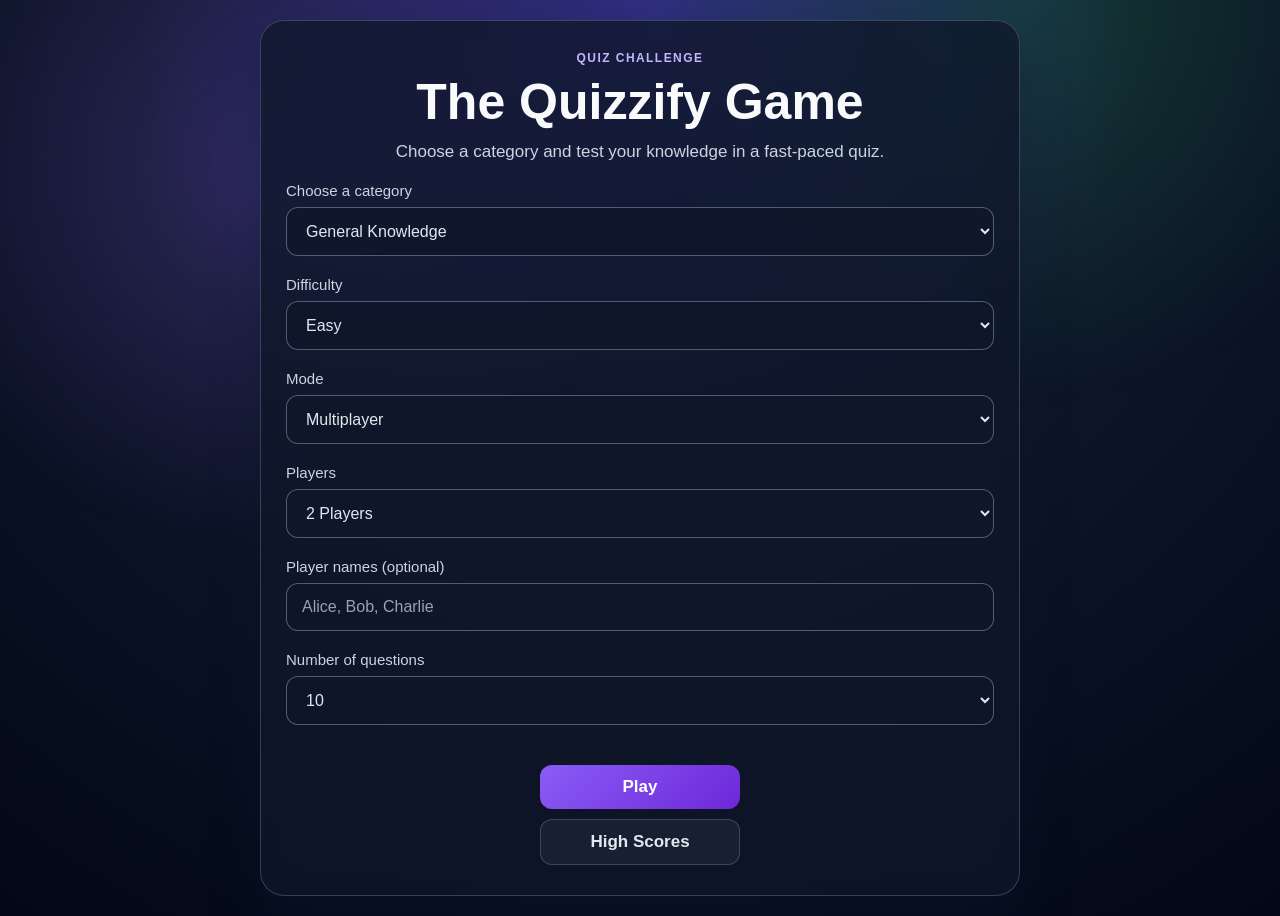
<file: quiz/Quiz App/index.html>
<!DOCTYPE html>
<html lang="en">
  <head>
    <meta charset="UTF-8" />
    <meta name="viewport" content="width=device-width, initial-scale=1.0" />
    <meta http-equiv="X-UA-Compatible" content="ie=edge" />
    <title>Quizzify | Quiz Platform</title>
    <link rel="stylesheet" href="./app.css" />
  </head>
  <body>
    <main class="container">
      <section class="card home-card hero-panel">
        <p class="eyebrow">Quiz challenge</p>
        <h1 class="hero-title">The Quizzify Game</h1>
        <p class="subtitle">Choose a category and test your knowledge in a fast-paced quiz.</p>

        <label class="field-label" for="categorySelect">Choose a category</label>
        <select id="categorySelect" class="select-field">
          <option value="General Knowledge">General Knowledge</option>
          <option value="India">India</option>
          <option value="Science">Science</option>
        </select>

        <label class="field-label" for="difficultySelect">Difficulty</label>
        <select id="difficultySelect" class="select-field">
          <option value="Easy">Easy</option>
          <option value="Medium">Medium</option>
          <option value="Hard">Hard</option>
        </select>

        <label class="field-label" for="modeSelect">Mode</label>
        <select id="modeSelect" class="select-field">
          <option value="solo">Solo</option>
          <option value="multiplayer" selected>Multiplayer</option>
          <option value="team">Team vs Team</option>
        </select>

        <label class="field-label" for="playerCount">Players</label>
        <select id="playerCount" class="select-field">
          <option value="1">1 Player</option>
          <option value="2" selected>2 Players</option>
          <option value="3">3 Players</option>
          <option value="4">4 Players</option>
        </select>

        <label class="field-label" for="playerNames">Player names (optional)</label>
        <input id="playerNames" class="select-field" type="text" placeholder="Alice, Bob, Charlie" />

        <label class="field-label" for="questionCount">Number of questions</label>
        <select id="questionCount" class="select-field">
          <option value="5">5</option>
          <option value="10" selected>10</option>
          <option value="15">15</option>
          <option value="20">20</option>
        </select>

        <div class="button-stack">
          <button id="startBtn" class="btn btn-primary" type="button">Play</button>
          <a class="btn btn-secondary" href="./highscores.html">High Scores</a>
        </div>
      </section>
    </main>

    <script>
      const categorySelect = document.getElementById('categorySelect');
      const difficultySelect = document.getElementById('difficultySelect');
      const modeSelect = document.getElementById('modeSelect');
      const startBtn = document.getElementById('startBtn');
      const playerCount = document.getElementById('playerCount');
      const playerNames = document.getElementById('playerNames');
      const questionCount = document.getElementById('questionCount');

      const savedCategory = localStorage.getItem('selectedCategory');
      const savedQuestionCount = localStorage.getItem('questionCount');
      const savedDifficulty = localStorage.getItem('selectedDifficulty');
      const savedMode = localStorage.getItem('gameMode');
      if (savedCategory) {
        categorySelect.value = savedCategory;
      }
      if (savedQuestionCount) {
        questionCount.value = savedQuestionCount;
      }
      if (savedDifficulty) {
        difficultySelect.value = savedDifficulty;
      }
      if (savedMode) {
        modeSelect.value = savedMode;
      }

      function buildPlayers() {
        const rawNames = playerNames.value.trim();
        const mode = modeSelect.value;
        const count = Number(playerCount.value) || 2;

        if (rawNames) {
          const names = rawNames.split(',').map((name) => name.trim()).filter(Boolean);
          if (names.length) return names.slice(0, count);
        }

        if (mode === 'team') {
          return ['Team A', 'Team B'];
        }

        return Array.from({ length: count }, (_, index) => `Player ${index + 1}`);
      }

      startBtn.addEventListener('click', () => {
        const selectedCategory = categorySelect.value;
        const selectedDifficulty = difficultySelect.value;
        const selectedMode = modeSelect.value;
        const players = buildPlayers();
        const selectedQuestionCount = Number(questionCount.value) || 10;

        localStorage.setItem('selectedCategory', selectedCategory);
        localStorage.setItem('selectedDifficulty', selectedDifficulty);
        localStorage.setItem('gameMode', selectedMode);
        localStorage.setItem('players', JSON.stringify(players));
        localStorage.setItem('multiplayerMode', JSON.stringify(selectedMode !== 'solo'));
        localStorage.setItem('questionCount', String(selectedQuestionCount));
        window.location.href = './game.html';
      });
    </script>
  </body>
</html>
</file>
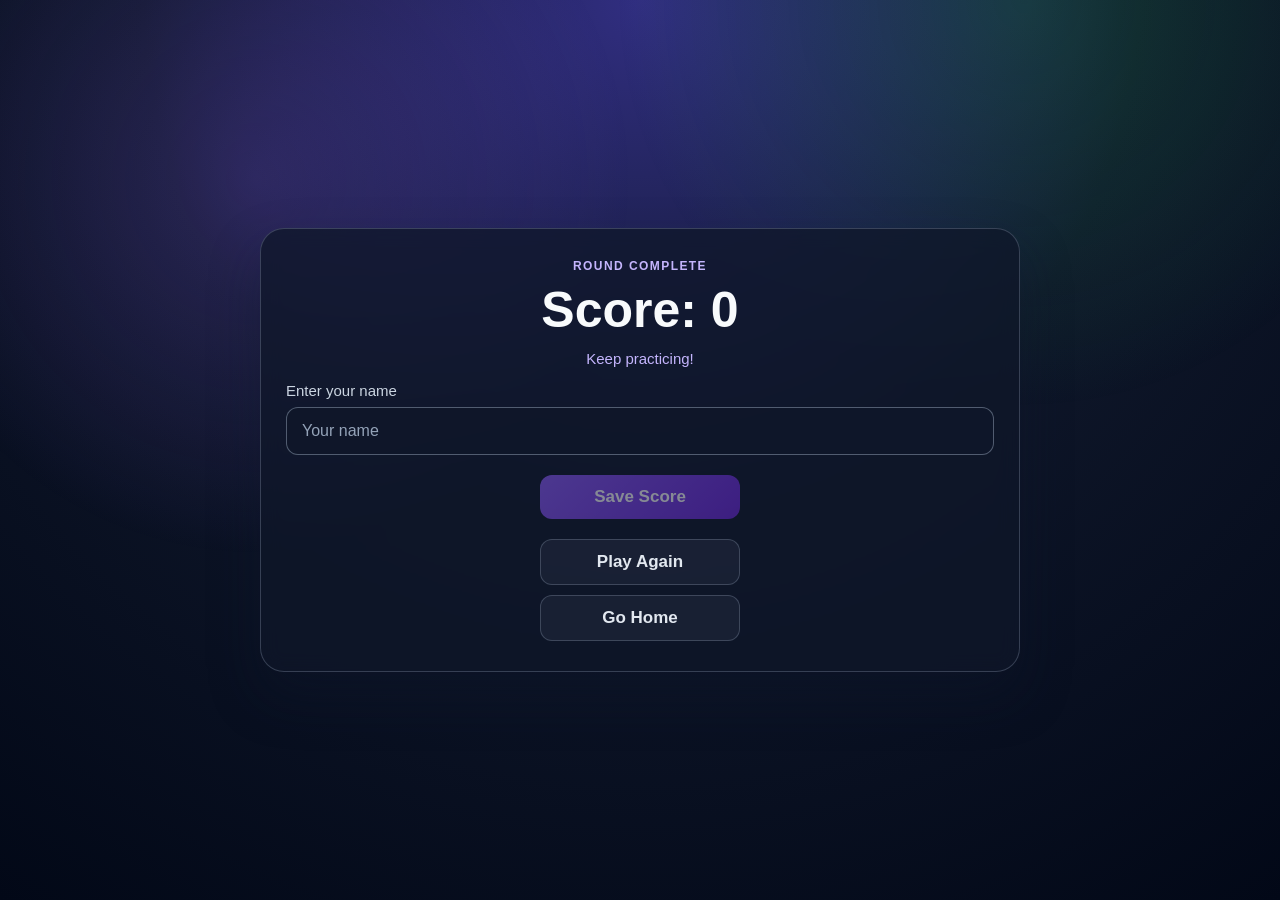
<file: quiz/Quiz App/end.html>
<!DOCTYPE html>
<html lang="en">
  <head>
    <meta charset="UTF-8" />
    <meta name="viewport" content="width=device-width, initial-scale=1.0" />
    <meta http-equiv="X-UA-Compatible" content="ie=edge" />
    <title>Quiz Result</title>
    <link rel="stylesheet" href="./app.css" />
  </head>
  <body>
    <main class="container">
      <section class="card score-card">
        <p class="eyebrow">Round complete</p>
        <h1 id="finalScore">0</h1>

        <form id="scoreForm" class="score-form">
          <label class="field-label" for="username">Enter your name</label>
          <input type="text" name="username" id="username" placeholder="Your name" maxlength="18" />
          <button type="submit" class="btn btn-primary" id="saveScoreBtn" disabled>Save Score</button>
        </form>

        <div class="button-stack">
          <a class="btn btn-secondary" href="./game.html">Play Again</a>
          <a class="btn btn-secondary" href="./index.html">Go Home</a>
        </div>
      </section>
    </main>

    <script src="./end.js"></script>
  </body>
</html>
</file>
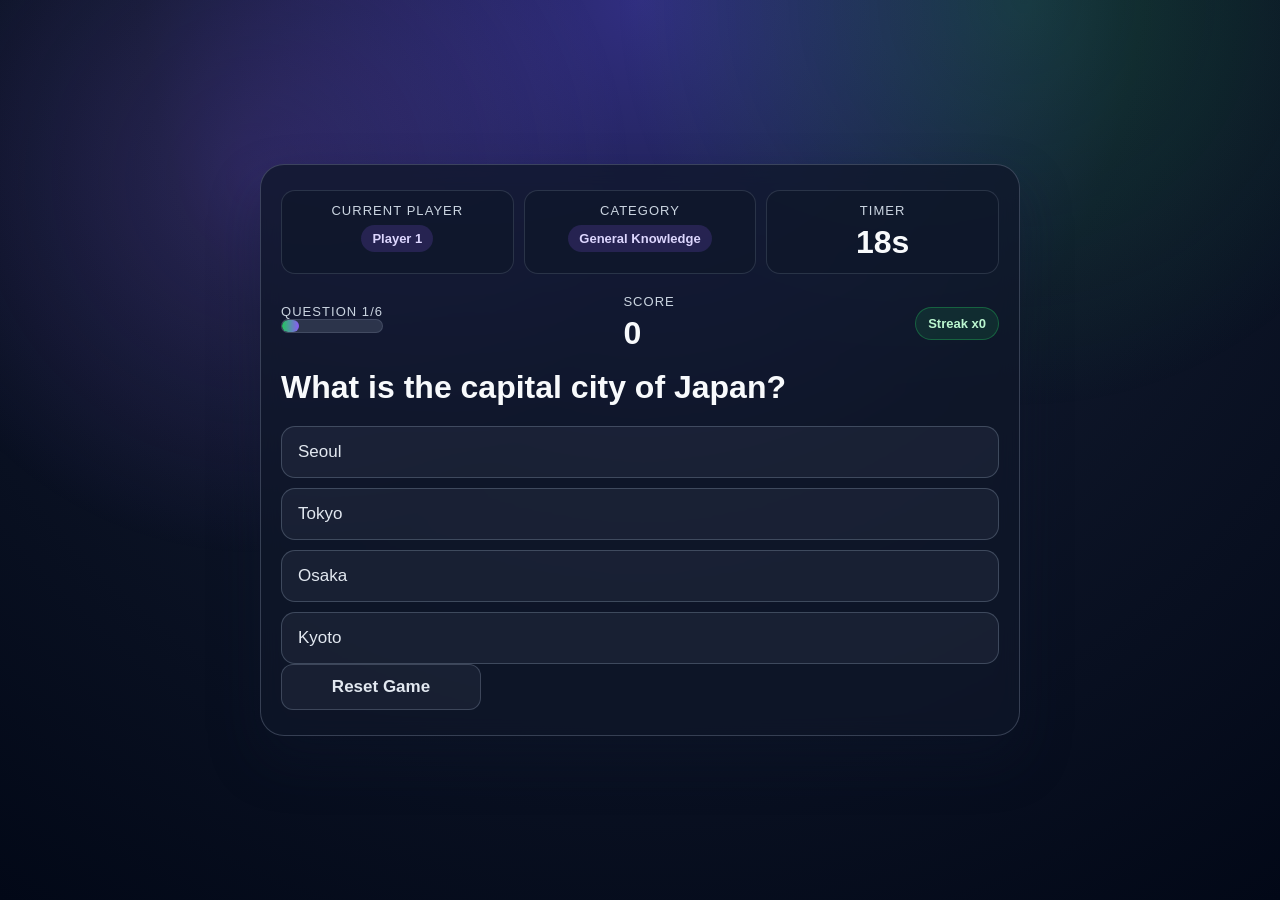
<file: quiz/Quiz App/game.html>
<!DOCTYPE html>
<html lang="en">
  <head>
    <meta charset="UTF-8" />
    <meta name="viewport" content="width=device-width, initial-scale=1.0" />
    <meta http-equiv="X-UA-Compatible" content="ie=edge" />
    <title>Quizzify - Play</title>
    <link rel="stylesheet" href="./app.css" />
  </head>
  <body>
    <main class="container">
      <div id="startOverlay" class="start-overlay">
        <div class="start-panel">
          <p class="eyebrow">Round starting</p>
          <h2>Ready?</h2>
          <div class="start-ring"></div>
        </div>
      </div>

      <section class="card game-card">
        <div id="loader" class="loader"></div>

        <div id="game" class="hidden">
          <div id="hud">
            <div class="hud-block">
              <p class="hud-label">Current Player</p>
              <div id="playerBadge" class="category-badge">Player 1</div>
            </div>
            <div class="hud-block">
              <p class="hud-label">Category</p>
              <div id="categoryBadge" class="category-badge">General Knowledge</div>
            </div>
            <div class="hud-block">
              <p class="hud-label">Timer</p>
              <h2 id="timer" class="hud-main-text">15s</h2>
            </div>
          </div>

          <div class="hud-row">
            <div class="progress-wrapper">
              <p id="progressText" class="hud-label">Question 0/10</p>
              <div id="progressBar">
                <div id="progressBarFull"></div>
              </div>
            </div>
            <div class="score-box">
              <p class="hud-label">Score</p>
              <h2 id="score" class="hud-main-text">0</h2>
            </div>
            <div id="streakBadge" class="streak-badge">Streak x0</div>
          </div>

          <h2 id="question">Loading question...</h2>

          <div class="choice-stack">
            <button class="choice-container" data-number="1" type="button"></button>
            <button class="choice-container" data-number="2" type="button"></button>
            <button class="choice-container" data-number="3" type="button"></button>
            <button class="choice-container" data-number="4" type="button"></button>
          </div>

          <button id="resetBtn" class="btn btn-secondary reset-btn" type="button">Reset Game</button>
        </div>
      </section>
    </main>

    <div id="levelPopup" class="level-popup hidden">
      <div class="popup-box">
        <p class="eyebrow">Level complete</p>
        <h3>Excellent run!</h3>
      </div>
    </div>

    <script src="./game.js"></script>
  </body>
</html>
</file>
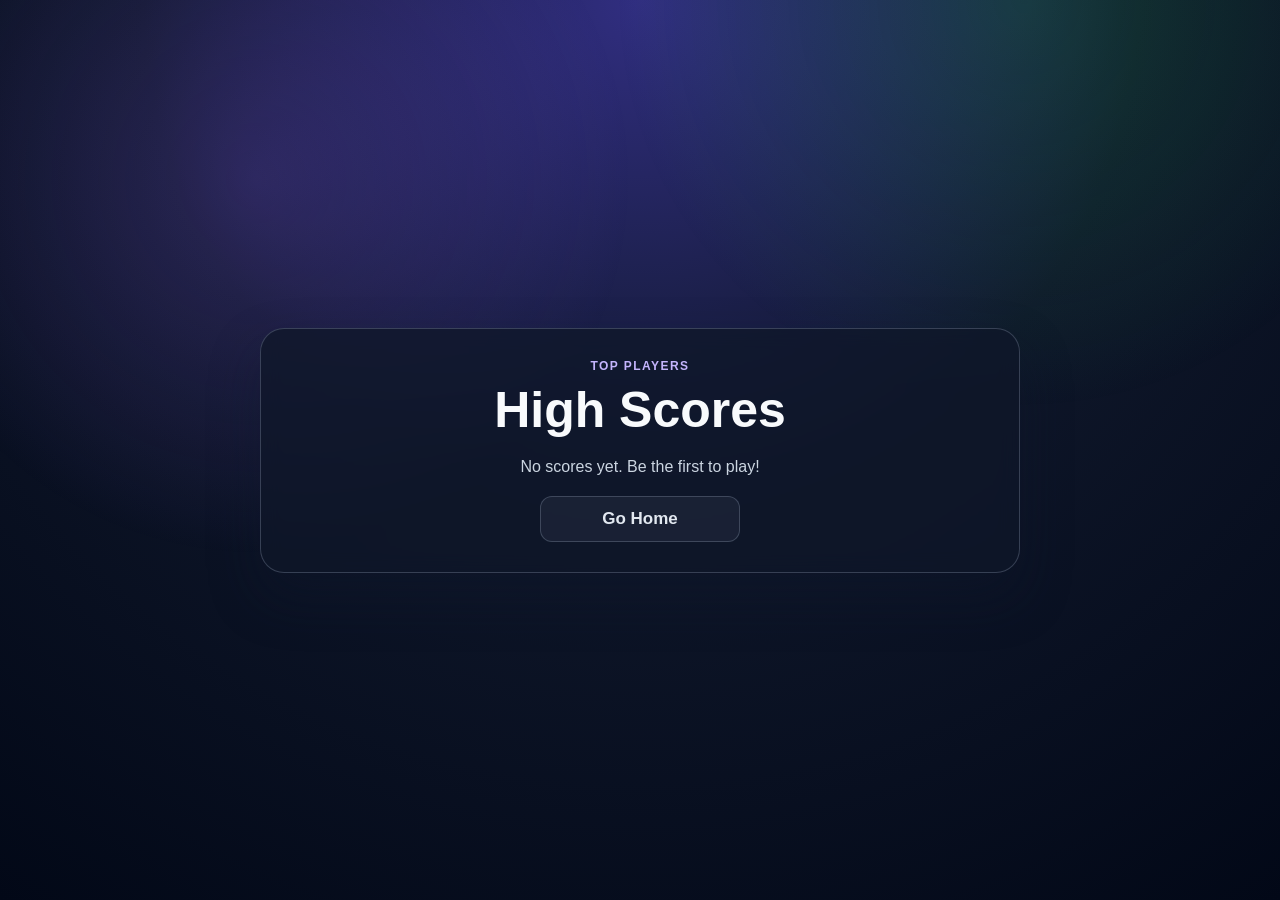
<file: quiz/Quiz App/highscores.html>
<!DOCTYPE html>
<html lang="en">
  <head>
    <meta charset="UTF-8" />
    <meta name="viewport" content="width=device-width, initial-scale=1.0" />
    <meta http-equiv="X-UA-Compatible" content="ie=edge" />
    <title>High Scores</title>
    <link rel="stylesheet" href="./app.css" />
  </head>
  <body>
    <main class="container">
      <section class="card score-card">
        <p class="eyebrow">Top players</p>
        <h1>High Scores</h1>
        <ul id="highScoresList" class="high-score-list"></ul>
        <div class="button-stack">
          <a class="btn btn-secondary" href="./index.html">Go Home</a>
        </div>
      </section>
    </main>

    <script src="./highscores.js"></script>
  </body>
</html>
</file>
<file: quiz/Quiz App/app.css>
:root {
  --bg-dark: #0f172a;
  --bg-mid: #1e293b;
  --card: rgba(15, 23, 42, 0.76);
  --card-border: rgba(148, 163, 184, 0.3);
  --primary: #8b5cf6;
  --primary-dark: #6d28d9;
  --accent: #22c55e;
  --wrong: #ef4444;
  --text: #e2e8f0;
  --muted: #cbd5e1;
  --shadow: 0 24px 50px rgba(15, 23, 42, 0.35);
}

* {
  box-sizing: border-box;
  margin: 0;
  padding: 0;
}

html {
  font-size: 62.5%;
}

body {
  min-height: 100vh;
  font-family: "Segoe UI", Tahoma, Geneva, Verdana, sans-serif;
  background: radial-gradient(circle at top, #312e81 0%, #0f172a 45%, #020817 100%);
  color: var(--text);
  position: relative;
  overflow-x: hidden;
}

body::before {
  content: "";
  position: fixed;
  inset: 0;
  background: radial-gradient(circle at 20% 20%, rgba(139, 92, 246, 0.22), transparent 30%),
              radial-gradient(circle at 80% 0%, rgba(34, 197, 94, 0.18), transparent 30%);
  pointer-events: none;
}

button,
input,
select {
  font: inherit;
}

img {
  max-width: 100%;
  display: block;
}

.container {
  width: min(1100px, 100%);
  min-height: 100vh;
  margin: 0 auto;
  padding: 2rem;
  display: grid;
  place-items: center;
}

.card {
  width: min(100%, 760px);
  background: var(--card);
  border: 1px solid var(--card-border);
  border-radius: 24px;
  box-shadow: var(--shadow);
  padding: 3rem 2.5rem;
  backdrop-filter: blur(10px);
}

.home-card,
.score-card {
  text-align: center;
}

.eyebrow {
  text-transform: uppercase;
  letter-spacing: 0.12em;
  font-size: 1.2rem;
  color: #c4b5fd;
  margin-bottom: 1rem;
  font-weight: 700;
}

h1 {
  font-size: clamp(3rem, 5vw, 5rem);
  line-height: 1.1;
  margin-bottom: 1.2rem;
  color: #f8fafc;
}

h2 {
  font-size: clamp(2rem, 4vw, 3.2rem);
  line-height: 1.2;
  color: #f8fafc;
}

.subtitle {
  margin: 0 auto 2rem;
  max-width: 52rem;
  font-size: 1.7rem;
  color: var(--muted);
}

.field-label {
  display: block;
  margin-bottom: 0.8rem;
  text-align: left;
  font-size: 1.5rem;
  color: var(--muted);
}

.select-field,
input {
  width: 100%;
  padding: 1.4rem 1.5rem;
  border-radius: 12px;
  border: 1px solid rgba(148, 163, 184, 0.5);
  background: rgba(15, 23, 42, 0.8);
  color: var(--text);
  font-size: 1.6rem;
  margin-bottom: 2rem;
}

input::placeholder {
  color: #94a3b8;
}

.button-stack {
  display: flex;
  flex-direction: column;
  gap: 1rem;
  align-items: center;
  margin-top: 2rem;
}

.btn {
  display: inline-flex;
  align-items: center;
  justify-content: center;
  min-width: 200px;
  padding: 1.2rem 2.2rem;
  border-radius: 12px;
  border: none;
  font-size: 1.7rem;
  font-weight: 700;
  cursor: pointer;
  text-decoration: none;
  transition: transform 0.18s ease, box-shadow 0.18s ease, opacity 0.18s ease;
}

.btn:hover {
  transform: translateY(-1px);
  box-shadow: 0 14px 26px rgba(139, 92, 246, 0.25);
}

.btn:disabled {
  opacity: 0.5;
  cursor: not-allowed;
  transform: none;
  box-shadow: none;
}

.btn-primary {
  background: linear-gradient(135deg, var(--primary), var(--primary-dark));
  color: #fff;
}

.btn-secondary {
  background: rgba(148, 163, 184, 0.08);
  color: var(--text);
  border: 1px solid rgba(148, 163, 184, 0.3);
}

.game-card {
  padding: 2.5rem 2rem;
}

#game {
  display: block;
}

.hidden {
  display: none !important;
}

.loader {
  width: 64px;
  height: 64px;
  margin: 2rem auto;
  border-radius: 50%;
  border: 6px solid rgba(255, 255, 255, 0.2);
  border-top-color: var(--primary);
  animation: spin 1s linear infinite;
}

#hud {
  display: grid;
  grid-template-columns: repeat(3, minmax(0, 1fr));
  gap: 1rem;
  margin-bottom: 2rem;
}

.hud-block {
  padding: 1.2rem;
  border-radius: 14px;
  background: rgba(15, 23, 42, 0.7);
  border: 1px solid rgba(148, 163, 184, 0.2);
  text-align: center;
}

.hud-row {
  display: flex;
  justify-content: space-between;
  align-items: end;
  gap: 1rem;
  margin: 1.5rem 0;
}

.hud-label {
  font-size: 1.3rem;
  text-transform: uppercase;
  letter-spacing: 0.08em;
  color: var(--muted);
}

.hud-main-text {
  margin-top: 0.5rem;
  font-size: clamp(2.2rem, 4vw, 3.2rem);
}

.category-badge {
  margin-top: 0.7rem;
  display: inline-block;
  padding: 0.6rem 1.1rem;
  border-radius: 999px;
  background: rgba(139, 92, 246, 0.18);
  color: #ddd6fe;
  font-size: 1.3rem;
  font-weight: 700;
}

.progress-wrapper {
  margin-bottom: 2rem;
}

#progressBar {
  width: 100%;
  height: 14px;
  border-radius: 999px;
  background: rgba(148, 163, 184, 0.2);
  overflow: hidden;
  border: 1px solid rgba(148, 163, 184, 0.2);
}

#progressBarFull {
  height: 100%;
  width: 0%;
  border-radius: inherit;
  background: linear-gradient(90deg, #22c55e, #8b5cf6);
  transition: width 0.2s ease;
}

.choice-stack {
  display: grid;
  gap: 1rem;
  margin-top: 2rem;
}

.choice-container {
  width: 100%;
  border: 1px solid rgba(148, 163, 184, 0.32);
  border-radius: 14px;
  background: rgba(148, 163, 184, 0.08);
  color: var(--text);
  text-align: left;
  font-size: 1.7rem;
  padding: 1.5rem 1.6rem;
  cursor: pointer;
  transition: transform 0.18s ease, border-color 0.18s ease, background 0.18s ease, box-shadow 0.18s ease;
  animation: popIn 0.25s ease;
}

.choice-container:hover:not(:disabled) {
  transform: translateY(-2px) scale(1.01);
  border-color: rgba(139, 92, 246, 0.8);
  box-shadow: 0 10px 24px rgba(139, 92, 246, 0.18);
}

.choice-container:disabled {
  cursor: default;
}

.choice-container.correct {
  background: rgba(34, 197, 94, 0.18);
  border-color: rgba(34, 197, 94, 0.7);
  box-shadow: 0 0 0 2px rgba(34, 197, 94, 0.2);
}

.choice-container.incorrect {
  background: rgba(239, 68, 68, 0.18);
  border-color: rgba(239, 68, 68, 0.7);
  box-shadow: 0 0 0 2px rgba(239, 68, 68, 0.15);
}

#timer.warning {
  color: #fbbf24;
  animation: pulseWarning 0.7s ease-in-out infinite alternate;
}

.streak-badge {
  align-self: center;
  padding: 0.8rem 1.2rem;
  border-radius: 999px;
  background: rgba(34, 197, 94, 0.12);
  border: 1px solid rgba(34, 197, 94, 0.35);
  color: #bbf7d0;
  font-size: 1.3rem;
  font-weight: 700;
}

.start-overlay {
  position: fixed;
  inset: 0;
  display: grid;
  place-items: center;
  background: rgba(2, 8, 23, 0.62);
  z-index: 20;
  backdrop-filter: blur(8px);
  animation: fadeIn 0.4s ease;
}

.start-overlay.hidden {
  opacity: 0;
  pointer-events: none;
  transition: opacity 0.4s ease;
}

.start-panel {
  display: grid;
  place-items: center;
  gap: 1rem;
  width: min(90vw, 360px);
  padding: 2.5rem 2rem;
  border-radius: 20px;
  background: rgba(15, 23, 42, 0.88);
  border: 1px solid rgba(148, 163, 184, 0.2);
  box-shadow: var(--shadow);
  text-align: center;
}

.start-ring {
  width: 72px;
  height: 72px;
  border-radius: 50%;
  border: 5px solid rgba(139, 92, 246, 0.3);
  border-top-color: var(--primary);
  animation: spin 0.9s linear infinite;
}

.level-popup {
  position: fixed;
  inset: 0;
  display: grid;
  place-items: center;
  background: rgba(2, 8, 23, 0.26);
  z-index: 30;
}

.level-popup.show {
  animation: fadeIn 0.2s ease forwards;
}

.popup-box {
  padding: 2rem 2.6rem;
  border-radius: 18px;
  background: linear-gradient(135deg, rgba(34, 197, 94, 0.18), rgba(139, 92, 246, 0.18));
  border: 1px solid rgba(34, 197, 94, 0.5);
  box-shadow: var(--shadow);
  text-align: center;
}

.hero-panel {
  position: relative;
  overflow: hidden;
}

.hero-panel::before {
  content: "";
  position: absolute;
  inset: -30% auto auto -15%;
  width: 180px;
  height: 180px;
  border-radius: 50%;
  background: rgba(139, 92, 246, 0.18);
  filter: blur(18px);
  animation: drift 6s ease-in-out infinite alternate;
}

.hero-title {
  animation: titleFloat 2.2s ease-in-out infinite alternate;
}

.score-form {
  margin-top: 1.5rem;
}

.high-score-list {
  list-style: none;
  display: grid;
  gap: 1rem;
  margin: 2rem 0;
}

.high-score-item {
  display: flex;
  justify-content: space-between;
  align-items: center;
  gap: 1rem;
  padding: 1.4rem 1.6rem;
  border-radius: 12px;
  background: rgba(148, 163, 184, 0.08);
  border: 1px solid rgba(148, 163, 184, 0.2);
  font-size: 1.6rem;
  color: var(--text);
  transition: transform 0.18s ease, border-color 0.18s ease;
}

.top-rank {
  background: linear-gradient(135deg, rgba(250, 204, 21, 0.14), rgba(139, 92, 246, 0.1));
  border-color: rgba(250, 204, 21, 0.4);
}

.rank-label,
.score-label {
  font-weight: 700;
}

.score-status {
  margin-top: 0.8rem;
  font-size: 1.5rem;
  color: #c4b5fd;
}

.empty-state {
  font-size: 1.6rem;
  color: var(--muted);
}

@keyframes spin {
  to {
    transform: rotate(360deg);
  }
}

@keyframes popIn {
  from {
    opacity: 0;
    transform: translateY(8px) scale(0.98);
  }
  to {
    opacity: 1;
    transform: translateY(0) scale(1);
  }
}

@keyframes pulseWarning {
  from {
    transform: scale(1);
    filter: brightness(1);
  }
  to {
    transform: scale(1.05);
    filter: brightness(1.2);
  }
}

@keyframes fadeIn {
  from {
    opacity: 0;
  }
  to {
    opacity: 1;
  }
}

@keyframes drift {
  from {
    transform: translate(0, 0);
  }
  to {
    transform: translate(30px, 20px);
  }
}

@keyframes titleFloat {
  from {
    transform: translateY(0);
    text-shadow: 0 0 16px rgba(139, 92, 246, 0.3);
  }
  to {
    transform: translateY(-4px);
    text-shadow: 0 0 26px rgba(34, 197, 94, 0.28);
  }
}

@media (max-width: 640px) {
  .container {
    padding: 1.4rem;
  }

  .card {
    padding: 2rem 1.4rem;
    border-radius: 18px;
  }

  #hud {
    grid-template-columns: 1fr;
  }

  .btn {
    width: 100%;
  }

  .high-score-item {
    flex-direction: column;
    align-items: flex-start;
  }
}
</file>
